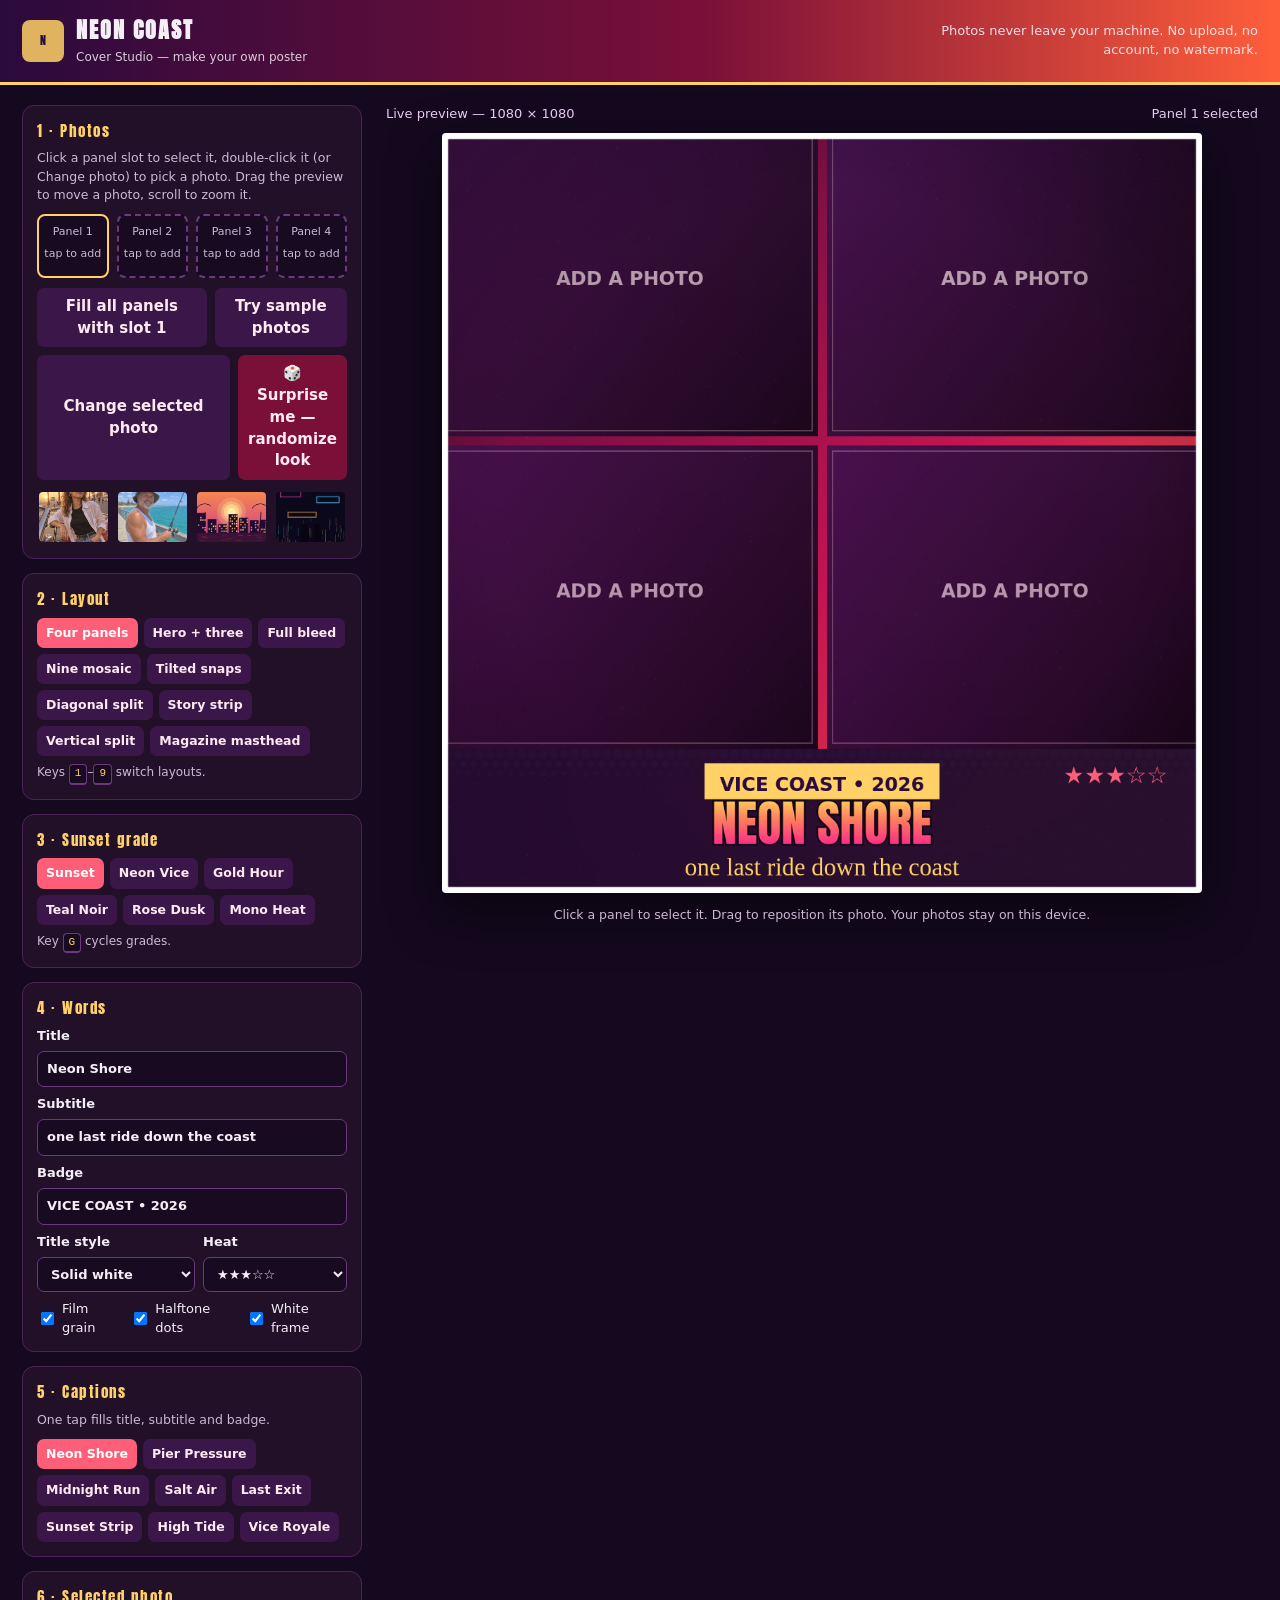
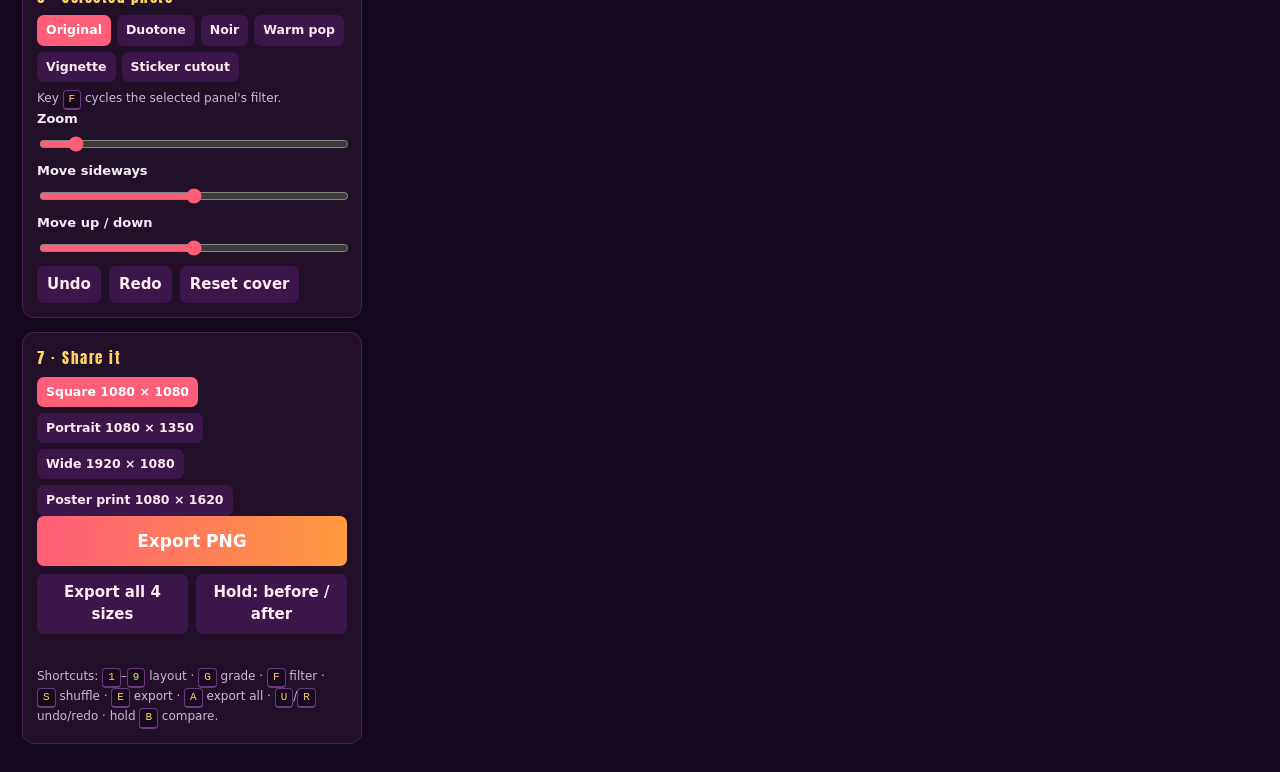
<file: index.html>
<!DOCTYPE html>
<html lang="en">
<head>
<meta charset="utf-8">
<meta http-equiv="refresh" content="0; url=app/index.html">
<title>Neon Coast Cover Studio</title>
</head>
<body>
<p><a href="app/index.html">Open Neon Coast Cover Studio</a></p>
<script>location.replace("app/index.html");</script>
</body>
</html>
</file>
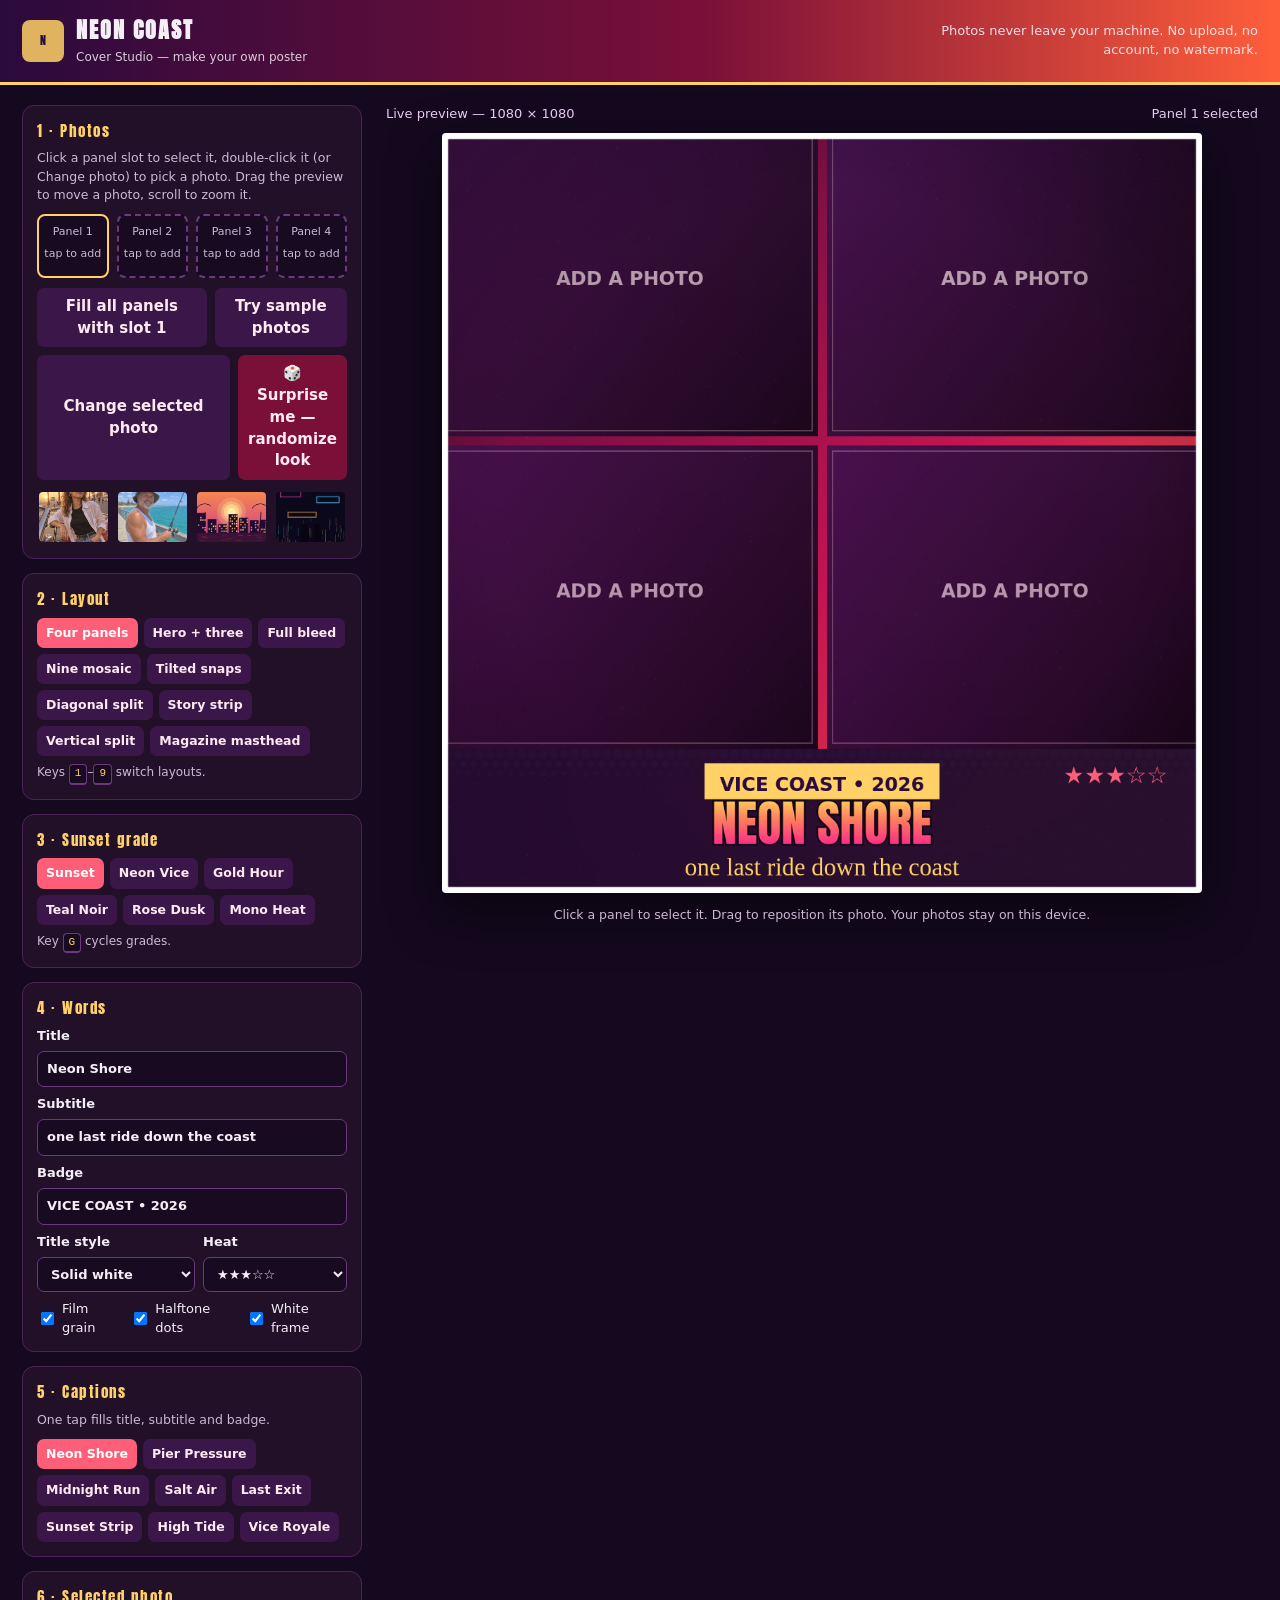
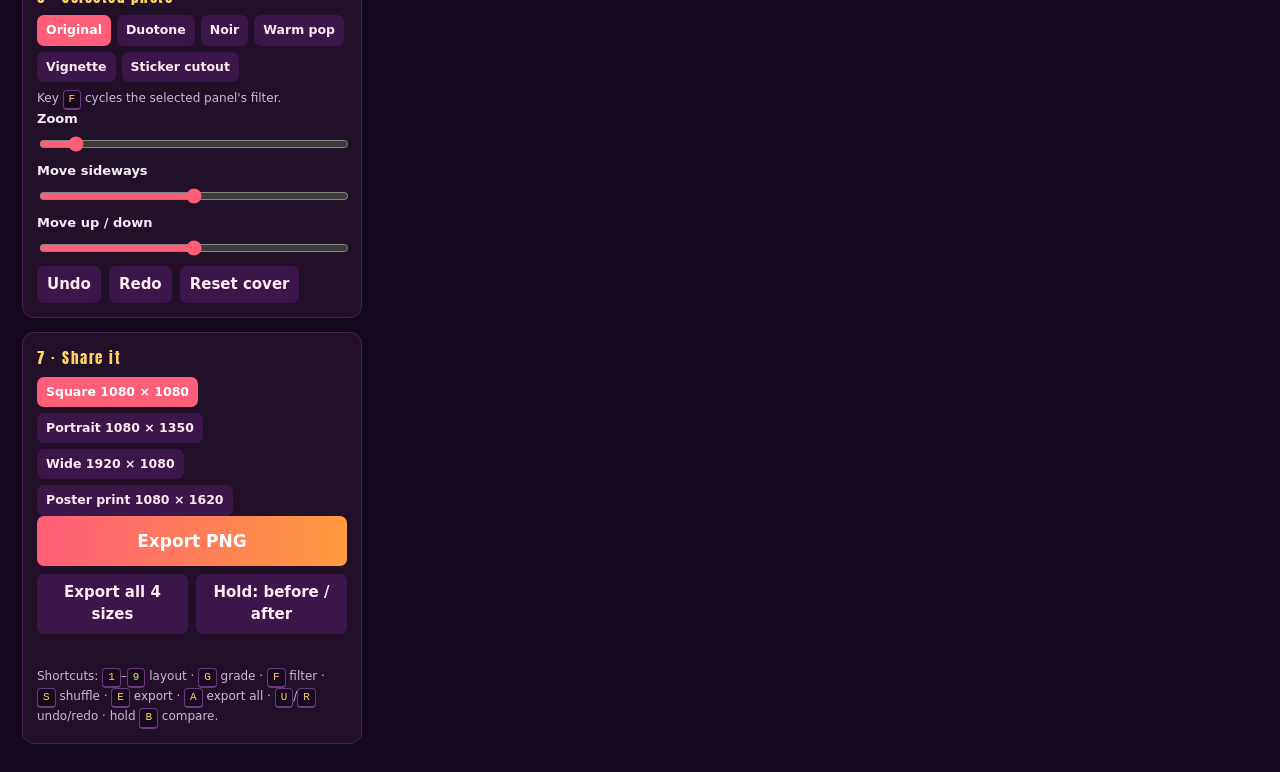
<file: app/index.html>
<!doctype html>
<html lang="en">
<head>
<meta charset="utf-8">
<meta name="viewport" content="width=device-width, initial-scale=1">
<link rel="icon" href="data:image/svg+xml,%3Csvg xmlns='http://www.w3.org/2000/svg' viewBox='0 0 32 32'%3E%3Crect width='32' height='32' fill='%23ff5e78'/%3E%3Ctext x='16' y='23' font-size='18' text-anchor='middle' fill='white' font-family='sans-serif' font-weight='bold'%3EN%3C/text%3E%3C/svg%3E">
<title>Neon Coast — GTA-style Cover Maker</title>
<link rel="stylesheet" href="./style.css">
</head>
<body>
<header class="topbar">
  <div class="brand"><span class="brand-mark">N</span><div><strong>NEON COAST</strong><span>Cover Studio — make your own poster</span></div></div>
  <p class="topbar-note">Photos never leave your machine. No upload, no account, no watermark.</p>
</header>
<main class="app">
  <section class="controls" aria-label="Cover controls">
    <div class="group">
      <h2>1 · Photos</h2>
      <p class="hint">Click a panel slot to select it, double-click it (or Change photo) to pick a photo. Drag the preview to move a photo, scroll to zoom it.</p>
      <div class="slots" id="slots"></div>
      <div class="row">
        <button id="fillAll" type="button">Fill all panels with slot 1</button>
        <button id="shuffleSamples" type="button">Try sample photos</button>
      </div>
      <div class="row">
        <button id="changePhoto" type="button">Change selected photo</button>
        <button id="randomize" type="button" title="Shuffle layout, grade, filters and caption (S)">🎲 Surprise me — randomize look</button>
      </div>
      <div class="samples" id="samples"></div>
    </div>
    <div class="group">
      <h2>2 · Layout</h2>
      <div class="chips" id="layouts"></div>
      <p class="hint keys">Keys <kbd>1</kbd>–<kbd>9</kbd> switch layouts.</p>
    </div>
    <div class="group">
      <h2>3 · Sunset grade</h2>
      <div class="chips" id="grades"></div>
      <p class="hint keys">Key <kbd>G</kbd> cycles grades.</p>
    </div>
    <div class="group">
      <h2>4 · Words</h2>
      <label>Title <input id="title" type="text" maxlength="28" value="Neon Shore"></label>
      <label>Subtitle <input id="subtitle" type="text" maxlength="40" value="one last ride down the coast"></label>
      <label>Badge <input id="badge" type="text" maxlength="24" value="VICE COAST • 2026"></label>
      <div class="row">
        <label class="grow">Title style
          <select id="titleStyle">
            <option value="solid">Solid white</option>
            <option value="sunset">Sunset gradient</option>
            <option value="neon">Neon glow</option>
          </select>
        </label>
        <label class="grow">Heat
          <select id="stars">
            <option value="5">★★★★★</option>
            <option value="4">★★★★☆</option>
            <option value="3" selected>★★★☆☆</option>
            <option value="2">★★☆☆☆</option>
            <option value="1">★☆☆☆☆</option>
          </select>
        </label>
      </div>
      <div class="row checks">
        <label><input id="grain" type="checkbox" checked> Film grain</label>
        <label><input id="halftone" type="checkbox" checked> Halftone dots</label>
        <label><input id="frame" type="checkbox" checked> White frame</label>
      </div>
    </div>
    <div class="group">
      <h2>5 · Captions</h2>
      <p class="hint">One tap fills title, subtitle and badge.</p>
      <div class="chips" id="captions"></div>
    </div>
    <div class="group">
      <h2>6 · Selected photo</h2>
      <div class="chips" id="filters"></div>
      <p class="hint keys">Key <kbd>F</kbd> cycles the selected panel's filter.</p>
      <label>Zoom <input id="zoom" type="range" min="1" max="2.5" step="0.01" value="1.15"></label>
      <label>Move sideways <input id="panX" type="range" min="-0.5" max="0.5" step="0.01" value="0"></label>
      <label>Move up / down <input id="panY" type="range" min="-0.5" max="0.5" step="0.01" value="0"></label>
      <div class="row">
        <button id="undo" type="button" title="Undo (U)">Undo</button>
        <button id="redo" type="button" title="Redo (R)">Redo</button>
        <button id="reset" type="button">Reset cover</button>
      </div>
    </div>
    <div class="group export">
      <h2>7 · Share it</h2>
      <div class="chips" id="sizes"></div>
      <div class="row">
        <button id="export" type="button" class="big" title="Export the selected size (E)">Export PNG</button>
      </div>
      <div class="row">
        <button id="exportAll" type="button" title="Export all four sizes at once (A)">Export all 4 sizes</button>
        <button id="compare" type="button" title="Hold to see the raw photos without grade or filters (B)">Hold: before / after</button>
      </div>
      <p id="status" role="status"></p>
      <p class="hint keys">Shortcuts: <kbd>1</kbd>–<kbd>9</kbd> layout · <kbd>G</kbd> grade · <kbd>F</kbd> filter · <kbd>S</kbd> shuffle · <kbd>E</kbd> export · <kbd>A</kbd> export all · <kbd>U</kbd>/<kbd>R</kbd> undo/redo · hold <kbd>B</kbd> compare.</p>
    </div>
  </section>
  <section class="stage" aria-label="Live preview">
    <div class="stage-head"><span id="stageLabel">Live preview — 1080 × 1080</span><span id="panelLabel">Panel 1 selected</span></div>
    <canvas id="cover" width="1080" height="1080" aria-label="The cover preview"></canvas>
    <p class="stage-foot">Click a panel to select it. Drag to reposition its photo. Your photos stay on this device.</p>
  </section>
</main>
<script type="module" src="./src/main.js"></script>
</body>
</html>
</file>
<file: app/style.css>
@font-face { font-family: 'Anton'; src: url('./fonts/Anton.woff2') format('woff2'); font-weight: 400; font-display: swap; }
@font-face { font-family: 'Pacifico'; src: url('./fonts/Pacifico.woff2') format('woff2'); font-weight: 400; font-display: swap; }
* { box-sizing: border-box; }
html, body { margin: 0; min-height: 100%; background: #14091f; color: #f5eef7; font: 15px/1.45 system-ui, sans-serif; }
.topbar { display: flex; align-items: center; justify-content: space-between; gap: 16px; padding: 14px 22px; background: linear-gradient(90deg, #2b0a3d, #7a1038 55%, #ff5e3a); border-bottom: 3px solid #ffd166; }
.brand { display: flex; align-items: center; gap: 12px; }
.brand-mark { display: grid; place-items: center; width: 42px; height: 42px; border-radius: 8px; background: #ffd166; color: #2b0a3d; font-family: 'Anton', sans-serif; font-size: 26px; }
.brand strong { display: block; font-family: 'Anton', sans-serif; font-size: 22px; letter-spacing: 2px; }
.brand span { font-size: 12px; opacity: 0.85; }
.topbar-note { margin: 0; font-size: 13px; max-width: 340px; text-align: right; opacity: 0.9; }
.app { display: flex; gap: 24px; align-items: flex-start; padding: 20px 22px 28px; max-width: 1280px; margin: 0 auto; }
.controls { width: 340px; flex: none; display: flex; flex-direction: column; gap: 14px; }
.group { background: #221029; border: 1px solid #4a2358; border-radius: 12px; padding: 14px; }
.group h2 { margin: 0 0 8px; font-family: 'Anton', sans-serif; font-size: 15px; letter-spacing: 1.5px; color: #ffd166; font-weight: 400; }
.hint { margin: 0 0 10px; font-size: 12.5px; color: #cdb8d6; }
.hint.keys { margin: 8px 0 0; font-size: 12px; }
kbd { display: inline-block; padding: 1px 5px; border: 1px solid #6b3a7d; border-bottom-width: 2px; border-radius: 4px; background: #180a20; color: #ffd166; font: 11px/1.4 ui-monospace, monospace; }
label { display: flex; flex-direction: column; gap: 5px; font-weight: 600; font-size: 13px; margin-bottom: 8px; }
label.grow { flex: 1; margin-bottom: 0; }
input[type=text], select { font: inherit; padding: 8px 9px; border: 1px solid #6b3a7d; border-radius: 7px; background: #180a20; color: #f5eef7; }
input[type=range] { width: 100%; accent-color: #ff5e78; }
.row { display: flex; gap: 8px; }
.row + .row { margin-top: 8px; }
.row.checks label { flex-direction: row; align-items: center; font-weight: 400; margin-bottom: 0; }
button { font: inherit; font-weight: 700; padding: 8px 10px; border: 0; border-radius: 7px; background: #3a1748; color: #ffe9f2; cursor: pointer; }
button:hover { background: #552063; }
button.active { background: #ff5e78; color: #fff; }
button.big { width: 100%; padding: 13px; font-size: 17px; background: linear-gradient(90deg, #ff5e78, #ff9a3d); color: #fff; }
button.big:hover { filter: brightness(1.1); }
#randomize { flex: 1; background: #7a1038; }
#randomize:hover { background: #9c1448; }
#exportAll, #compare { flex: 1; }
#compare.active { background: #ffd166; color: #2b0a3d; }
.chips { display: flex; flex-wrap: wrap; gap: 6px; }
.chips button { font-size: 12.5px; padding: 6px 9px; }
.slots { display: grid; grid-template-columns: repeat(4, 1fr); gap: 8px; margin-bottom: 10px; }
.slot { border: 2px dashed #6b3a7d; border-radius: 8px; min-height: 64px; padding: 4px; text-align: center; cursor: pointer; background: #180a20; }
.slot.selected { border-style: solid; border-color: #ffd166; }
.slot img { width: 100%; height: 52px; object-fit: cover; border-radius: 5px; display: block; }
.slot span { font-size: 11px; color: #cdb8d6; }
.samples { display: flex; gap: 6px; margin-top: 10px; }
.samples img { width: 25%; height: 54px; object-fit: cover; border-radius: 6px; cursor: pointer; border: 2px solid transparent; }
.samples img:hover { border-color: #ffd166; }
.stage { flex: 1; min-width: 0; }
.stage-head { display: flex; justify-content: space-between; font-size: 13px; color: #e8c9f2; margin-bottom: 10px; }
#cover { display: block; width: 100%; max-width: 760px; height: auto; margin: 0 auto; box-shadow: 0 18px 50px rgba(0, 0, 0, 0.55); border-radius: 4px; cursor: grab; background: #2b0a3d; }
#cover:active { cursor: grabbing; }
.stage-foot { text-align: center; font-size: 12.5px; color: #cdb8d6; }
#status { margin: 8px 0 0; font-size: 13px; color: #9be8a8; min-height: 18px; }
body.shot-cover .topbar, body.shot-cover .controls, body.shot-cover .stage-head, body.shot-cover .stage-foot { display: none; }
body.shot-cover { background: #000; }
body.shot-cover .app { padding: 0; max-width: none; }
body.shot-cover .stage { flex: none; width: 100%; }
body.shot-cover #cover { width: 100vw; height: 100vh; max-width: none; box-shadow: none; border-radius: 0; }
@media (max-width: 900px) {
  .app { flex-direction: column; }
  .controls { width: 100%; }
  .topbar-note { display: none; }
}
</file>
